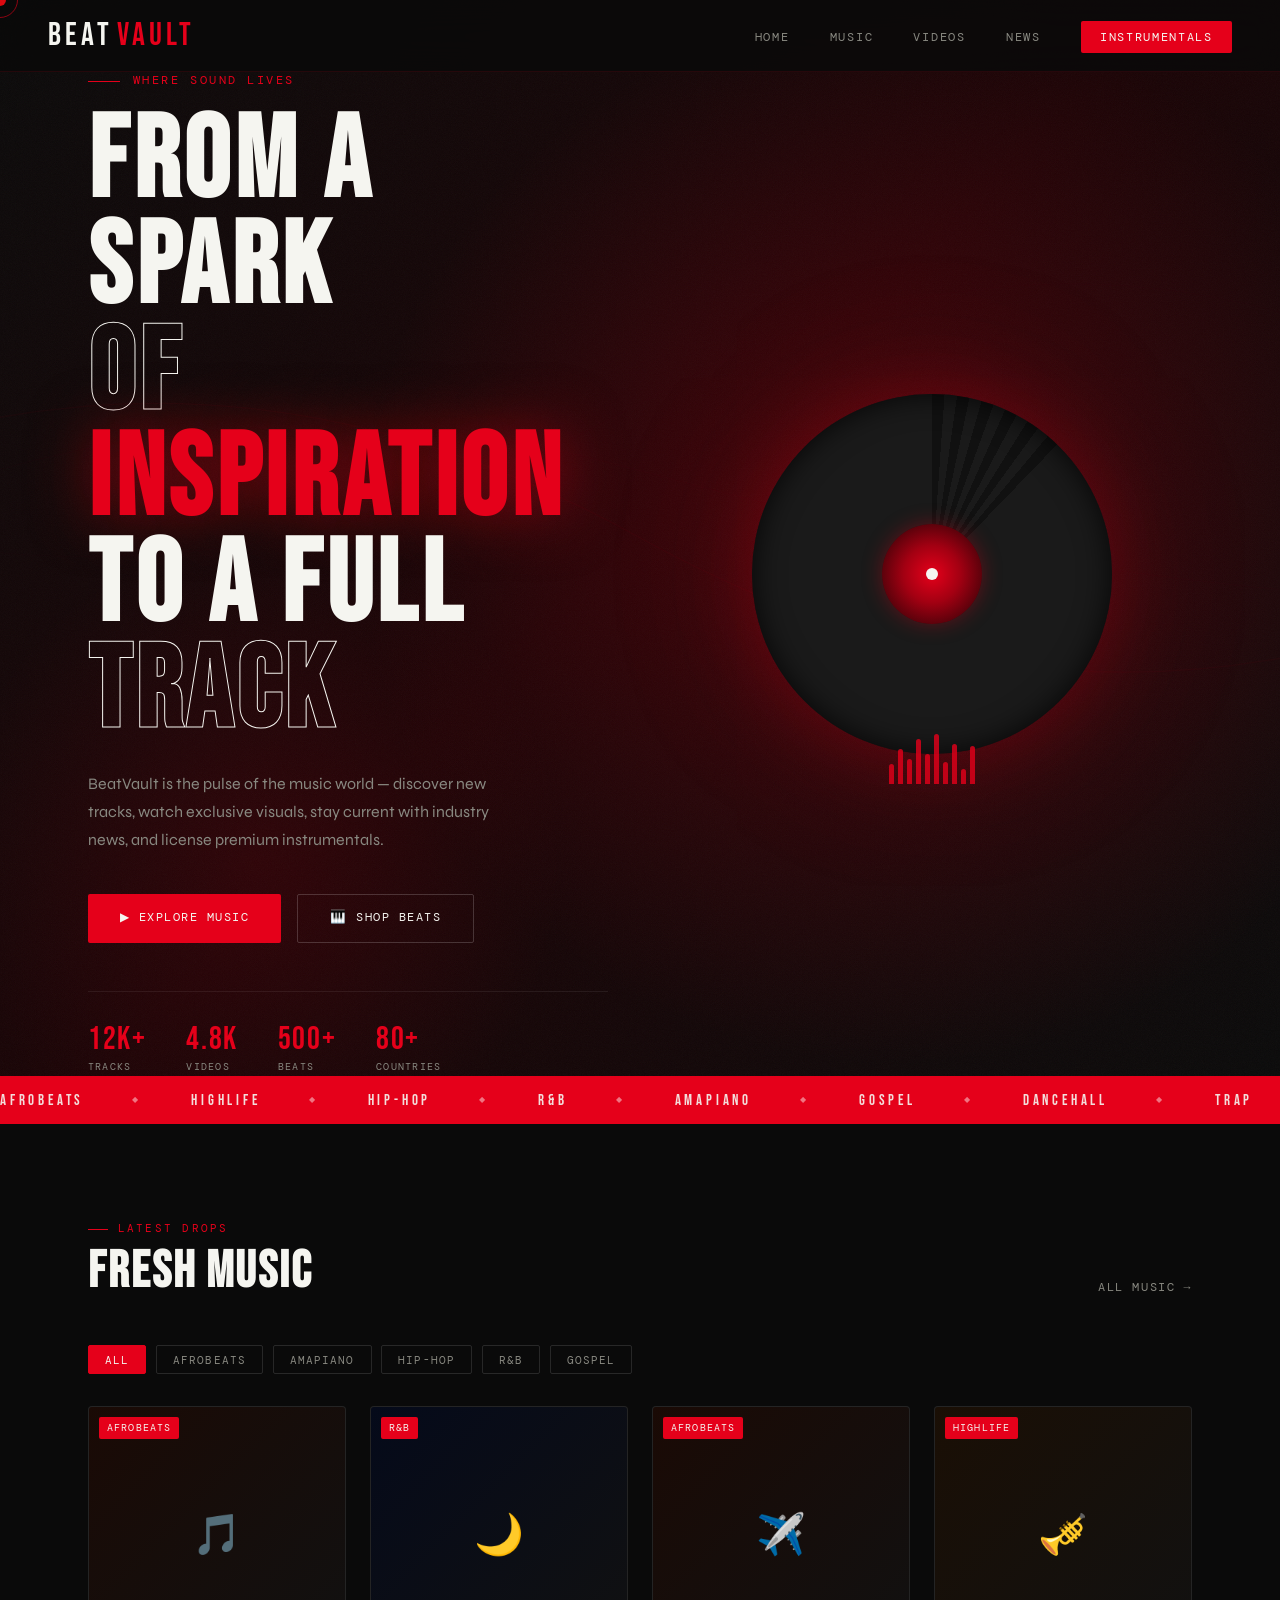
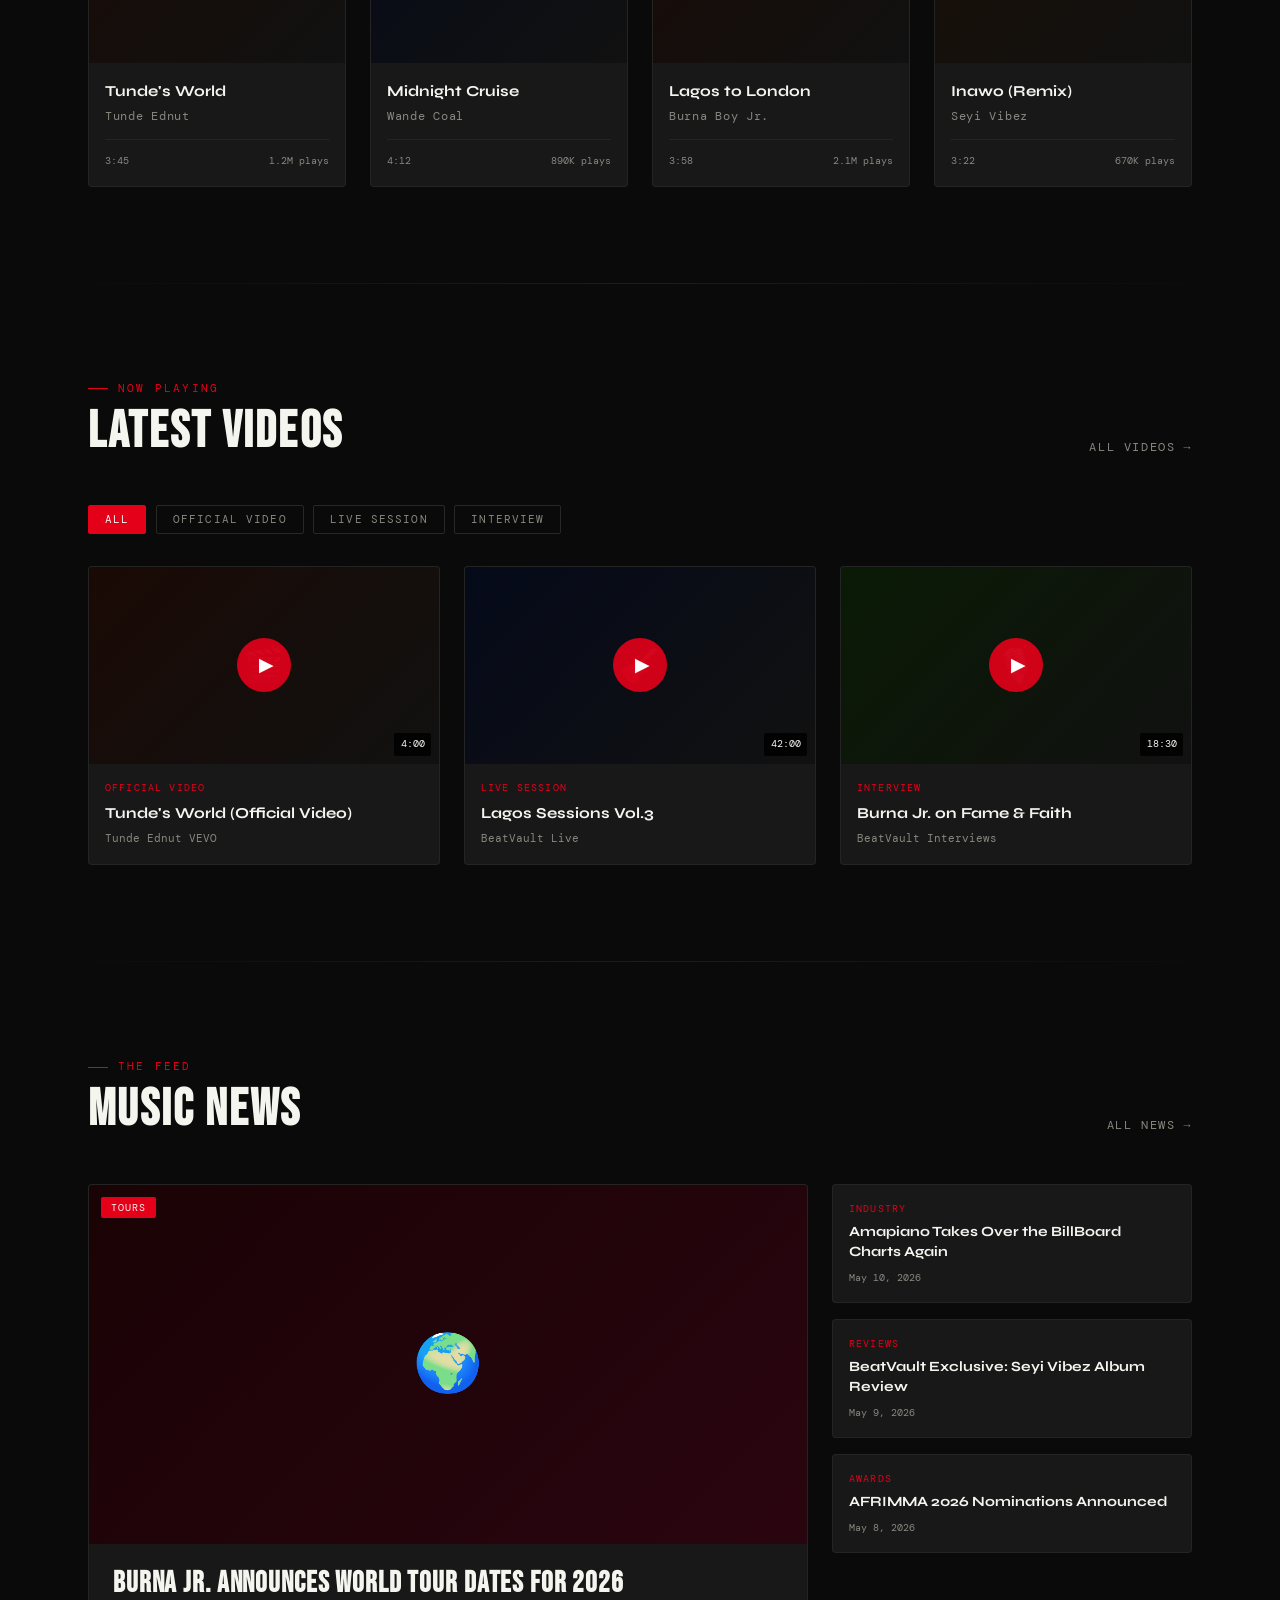
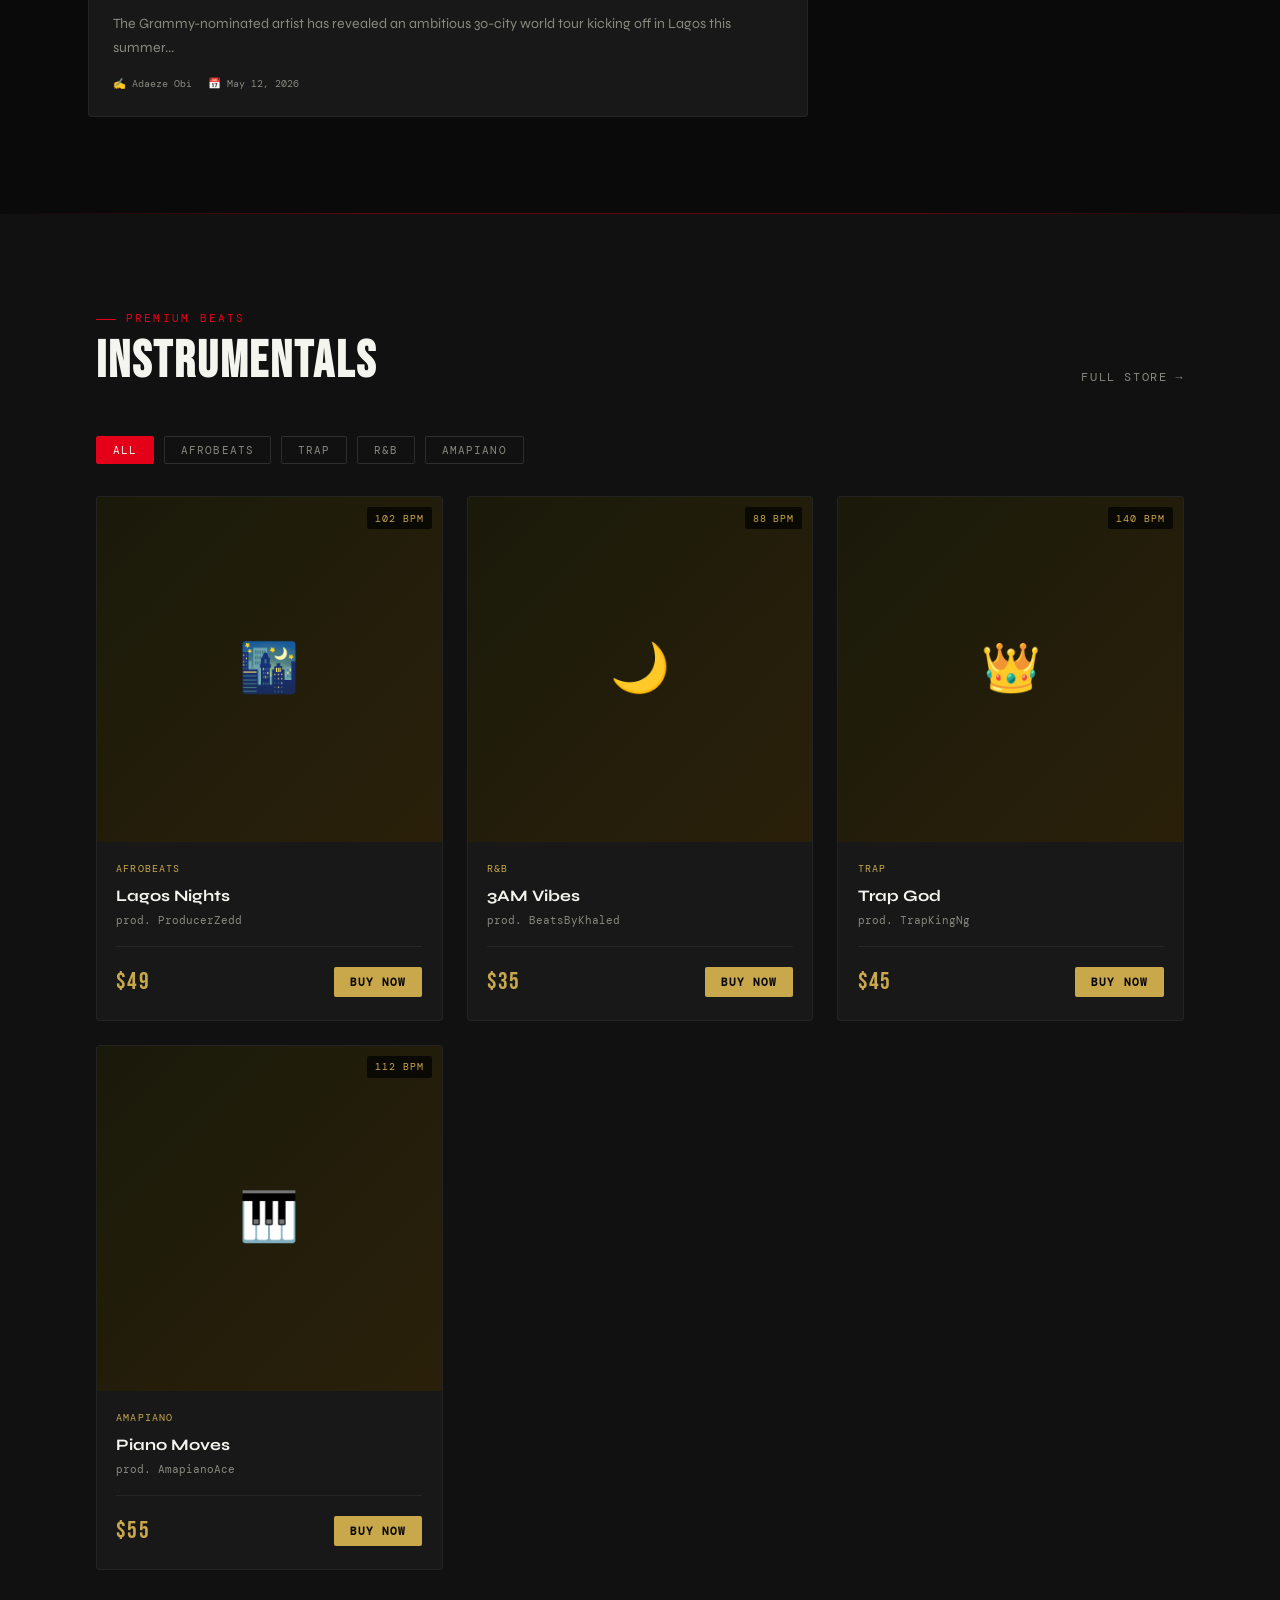
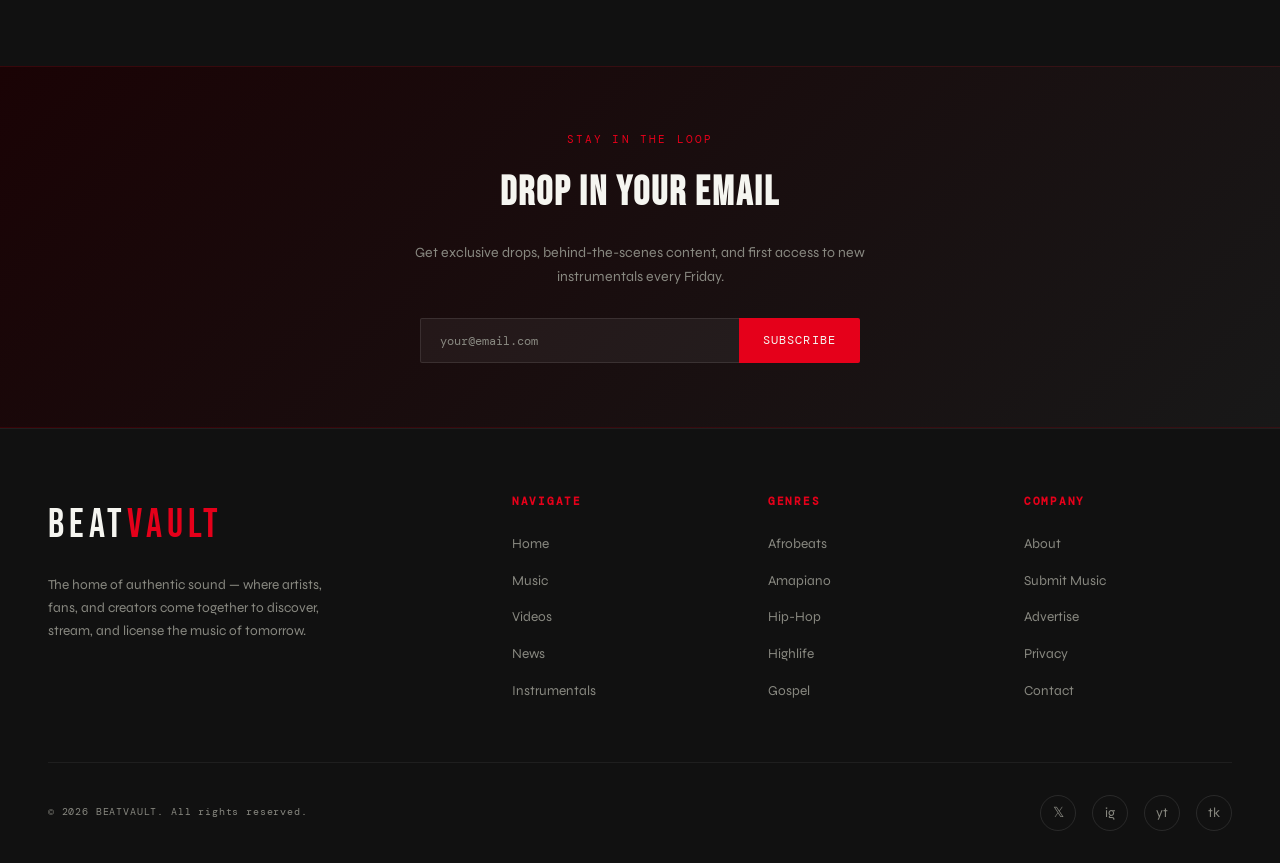
<file: musics.html>
<!DOCTYPE html>
<html lang="en">
<head>
<meta charset="UTF-8">
<meta name="viewport" content="width=device-width, initial-scale=1.0">
<title>BEATVAULT — Where Sound Lives</title>
<link rel="preconnect" href="https://fonts.googleapis.com">
<link href="https://fonts.googleapis.com/css2?family=Bebas+Neue&family=Syne:wght@400;600;700;800&family=DM+Mono:ital,wght@0,300;0,400;1,300&display=swap" rel="stylesheet">
<style>
  :root {
    --red: #e5001a;
    --red-dark: #a30012;
    --red-glow: rgba(229,0,26,0.35);
    --black: #0a0a0a;
    --dark: #111111;
    --surface: #181818;
    --surface2: #222222;
    --white: #f5f5f0;
    --muted: #888880;
    --accent: #ff6b35;
    --gold: #c9a84c;
    --font-display: 'Bebas Neue', sans-serif;
    --font-body: 'Syne', sans-serif;
    --font-mono: 'DM Mono', monospace;
  }

  *, *::before, *::after { box-sizing: border-box; margin: 0; padding: 0; }

  html { scroll-behavior: smooth; }

  body {
    background: var(--black);
    color: var(--white);
    font-family: var(--font-body);
    font-size: 16px;
    line-height: 1.6;
    overflow-x: hidden;
    cursor: none;
  }

  /* CUSTOM CURSOR */
  .cursor {
    position: fixed;
    width: 12px; height: 12px;
    background: var(--red);
    border-radius: 50%;
    pointer-events: none;
    z-index: 99999;
    transform: translate(-50%,-50%);
    transition: transform 0.1s, width 0.2s, height 0.2s, background 0.2s;
    mix-blend-mode: difference;
  }
  .cursor-ring {
    position: fixed;
    width: 36px; height: 36px;
    border: 1.5px solid var(--red);
    border-radius: 50%;
    pointer-events: none;
    z-index: 99998;
    transform: translate(-50%,-50%);
    transition: transform 0.18s ease, width 0.2s, height 0.2s, opacity 0.2s;
    opacity: 0.6;
  }

  /* SCROLLBAR */
  ::-webkit-scrollbar { width: 4px; }
  ::-webkit-scrollbar-track { background: var(--black); }
  ::-webkit-scrollbar-thumb { background: var(--red); border-radius: 2px; }

  /* ── NAV ── */
  nav {
    position: fixed; top: 0; left: 0; right: 0;
    z-index: 1000;
    display: flex; align-items: center; justify-content: space-between;
    padding: 0 3rem;
    height: 72px;
    background: rgba(10,10,10,0.85);
    backdrop-filter: blur(18px);
    border-bottom: 1px solid rgba(229,0,26,0.12);
  }

  .nav-logo {
    font-family: var(--font-display);
    font-size: 2rem;
    letter-spacing: 0.12em;
    color: var(--white);
    text-decoration: none;
    display: flex; align-items: center; gap: 0.3rem;
  }
  .nav-logo span { color: var(--red); }

  .nav-links {
    display: flex; gap: 2.5rem; list-style: none;
  }
  .nav-links a {
    font-family: var(--font-mono);
    font-size: 0.78rem;
    letter-spacing: 0.14em;
    text-transform: uppercase;
    color: var(--muted);
    text-decoration: none;
    transition: color 0.2s;
    position: relative;
  }
  .nav-links a::after {
    content: '';
    position: absolute; bottom: -4px; left: 0; right: 0; height: 1px;
    background: var(--red);
    transform: scaleX(0); transform-origin: right;
    transition: transform 0.3s ease;
  }
  .nav-links a:hover { color: var(--white); }
  .nav-links a:hover::after { transform: scaleX(1); transform-origin: left; }

  .nav-cta {
    background: var(--red);
    color: var(--white) !important;
    padding: 0.5rem 1.2rem;
    border-radius: 2px;
    font-family: var(--font-mono) !important;
    font-size: 0.75rem !important;
    letter-spacing: 0.1em;
    transition: background 0.2s, box-shadow 0.2s !important;
  }
  .nav-cta:hover { background: var(--red-dark) !important; box-shadow: 0 0 18px var(--red-glow) !important; }
  .nav-cta::after { display: none !important; }

  /* MOBILE NAV */
  .hamburger {
    display: none;
    flex-direction: column; gap: 5px;
    cursor: pointer; padding: 4px;
  }
  .hamburger span {
    display: block; width: 26px; height: 2px;
    background: var(--white);
    transition: all 0.3s;
  }
  .mobile-menu {
    display: none;
    position: fixed; top: 72px; left: 0; right: 0; bottom: 0;
    background: rgba(10,10,10,0.97);
    backdrop-filter: blur(24px);
    z-index: 999;
    flex-direction: column;
    align-items: center;
    justify-content: center;
    gap: 2.5rem;
    text-align: center;
  }
  .mobile-menu.open { display: flex; }
  .mobile-menu a {
    font-family: var(--font-display);
    font-size: 2.8rem;
    letter-spacing: 0.08em;
    color: var(--white);
    text-decoration: none;
    transition: color 0.2s;
  }
  .mobile-menu a:hover { color: var(--red); }
  .mobile-menu .mob-cta {
    background: var(--red);
    padding: 0.8rem 2rem;
    font-family: var(--font-mono);
    font-size: 0.85rem;
    letter-spacing: 0.12em;
    text-transform: uppercase;
    color: var(--white);
    border-radius: 2px;
    font-size: 1rem;
  }

  /* ── HERO ── */
  #home {
    position: relative;
    min-height: 100vh;
    display: flex; align-items: center;
    overflow: hidden;
    padding-top: 72px;
  }

  .hero-bg {
    position: absolute; inset: 0;
    background:
      radial-gradient(ellipse 60% 70% at 70% 50%, rgba(229,0,26,0.22) 0%, transparent 70%),
      radial-gradient(ellipse 40% 50% at 20% 80%, rgba(229,0,26,0.1) 0%, transparent 60%),
      linear-gradient(135deg, #0a0a0a 0%, #1a0305 50%, #0a0a0a 100%);
    z-index: 0;
  }

  .hero-noise {
    position: absolute; inset: 0; z-index: 1; opacity: 0.04;
    background-image: url("data:image/svg+xml,%3Csvg viewBox='0 0 256 256' xmlns='http://www.w3.org/2000/svg'%3E%3Cfilter id='n'%3E%3CfeTurbulence type='fractalNoise' baseFrequency='0.9' numOctaves='4'/%3E%3C/filter%3E%3Crect width='100%25' height='100%25' filter='url(%23n)'/%3E%3C/svg%3E");
    background-size: 200px;
  }

  /* Animated waveform lines */
  .hero-lines {
    position: absolute; inset: 0; z-index: 1; overflow: hidden;
  }
  .hero-lines svg { width: 100%; height: 100%; opacity: 0.07; }

  .hero-inner {
    position: relative; z-index: 2;
    max-width: 1200px; margin: 0 auto;
    padding: 0 3rem;
    display: grid; grid-template-columns: 1fr 1fr;
    align-items: center; gap: 4rem;
    width: 100%;
  }

  .hero-tag {
    font-family: var(--font-mono);
    font-size: 0.72rem;
    letter-spacing: 0.22em;
    text-transform: uppercase;
    color: var(--red);
    margin-bottom: 1.2rem;
    display: flex; align-items: center; gap: 0.8rem;
  }
  .hero-tag::before { content: ''; display: block; width: 32px; height: 1px; background: var(--red); }

  .hero-title {
    font-family: var(--font-display);
    font-size: clamp(4.5rem, 9vw, 8.5rem);
    line-height: 0.92;
    letter-spacing: 0.04em;
    color: var(--white);
    margin-bottom: 1.5rem;
  }
  .hero-title .red { color: var(--red); text-shadow: 0 0 60px rgba(229,0,26,0.5); }
  .hero-title .stroke {
    -webkit-text-stroke: 1px var(--white);
    color: transparent;
  }

  .hero-sub {
    font-size: 1rem;
    color: var(--muted);
    max-width: 440px;
    line-height: 1.75;
    margin-bottom: 2.5rem;
  }

  .hero-actions { display: flex; gap: 1rem; flex-wrap: wrap; }

  .btn-primary {
    background: var(--red);
    color: var(--white);
    padding: 0.85rem 2rem;
    font-family: var(--font-mono);
    font-size: 0.78rem;
    letter-spacing: 0.12em;
    text-transform: uppercase;
    text-decoration: none;
    border-radius: 2px;
    border: none; cursor: pointer;
    transition: background 0.2s, box-shadow 0.3s, transform 0.2s;
    display: inline-flex; align-items: center; gap: 0.6rem;
  }
  .btn-primary:hover {
    background: var(--red-dark);
    box-shadow: 0 0 28px var(--red-glow);
    transform: translateY(-2px);
  }

  .btn-ghost {
    background: transparent;
    color: var(--white);
    padding: 0.85rem 2rem;
    font-family: var(--font-mono);
    font-size: 0.78rem;
    letter-spacing: 0.12em;
    text-transform: uppercase;
    text-decoration: none;
    border-radius: 2px;
    border: 1px solid rgba(255,255,255,0.18);
    cursor: pointer;
    transition: border-color 0.2s, color 0.2s, transform 0.2s;
    display: inline-flex; align-items: center; gap: 0.6rem;
  }
  .btn-ghost:hover { border-color: var(--red); color: var(--red); transform: translateY(-2px); }

  /* Hero visual */
  .hero-visual {
    display: flex; align-items: center; justify-content: center;
    position: relative;
  }
  .vinyl-wrap {
    position: relative; width: 360px; height: 360px;
  }
  .vinyl {
    width: 360px; height: 360px;
    border-radius: 50%;
    background: conic-gradient(
      from 0deg,
      #111 0deg 4deg, #1a1a1a 4deg 8deg,
      #111 8deg 12deg, #1a1a1a 12deg 16deg,
      #111 16deg 20deg, #1a1a1a 20deg 24deg,
      #111 24deg 28deg, #1a1a1a 28deg 32deg,
      #111 32deg 36deg, #1a1a1a 36deg 40deg,
      #111 40deg 44deg, #1a1a1a 44deg 360deg
    );
    animation: spin 8s linear infinite;
    box-shadow: 0 0 80px rgba(229,0,26,0.25), 0 0 180px rgba(229,0,26,0.1), inset 0 0 30px rgba(0,0,0,0.8);
    position: relative;
  }
  .vinyl::after {
    content: '';
    position: absolute; top: 50%; left: 50%;
    transform: translate(-50%,-50%);
    width: 100px; height: 100px;
    border-radius: 50%;
    background: radial-gradient(circle, var(--red) 0%, var(--red-dark) 40%, #1a0305 100%);
    box-shadow: 0 0 20px var(--red-glow);
  }
  .vinyl-center-dot {
    position: absolute; top: 50%; left: 50%;
    transform: translate(-50%,-50%);
    width: 12px; height: 12px;
    border-radius: 50%;
    background: var(--white);
    z-index: 2;
  }
  @keyframes spin { from { transform: rotate(0deg); } to { transform: rotate(360deg); } }

  .eq-bars {
    position: absolute; bottom: -30px; left: 50%; transform: translateX(-50%);
    display: flex; gap: 4px; align-items: flex-end; height: 50px;
  }
  .eq-bar {
    width: 5px; border-radius: 3px 3px 0 0;
    background: var(--red);
    animation: eq 0.6s ease-in-out infinite alternate;
    opacity: 0.8;
  }
  .eq-bar:nth-child(1) { height: 20px; animation-delay: 0s; }
  .eq-bar:nth-child(2) { height: 35px; animation-delay: 0.1s; }
  .eq-bar:nth-child(3) { height: 25px; animation-delay: 0.2s; }
  .eq-bar:nth-child(4) { height: 45px; animation-delay: 0.05s; }
  .eq-bar:nth-child(5) { height: 30px; animation-delay: 0.15s; }
  .eq-bar:nth-child(6) { height: 50px; animation-delay: 0.3s; }
  .eq-bar:nth-child(7) { height: 22px; animation-delay: 0.08s; }
  .eq-bar:nth-child(8) { height: 40px; animation-delay: 0.22s; }
  .eq-bar:nth-child(9) { height: 15px; animation-delay: 0.35s; }
  .eq-bar:nth-child(10) { height: 38px; animation-delay: 0.12s; }
  @keyframes eq { to { height: 8px; opacity: 0.3; } }

  /* STATS ROW */
  .hero-stats {
    display: flex; gap: 2.5rem; margin-top: 3rem;
    padding-top: 2rem;
    border-top: 1px solid rgba(255,255,255,0.07);
  }
  .stat { }
  .stat-num {
    font-family: var(--font-display);
    font-size: 2rem;
    color: var(--red);
    letter-spacing: 0.05em;
    line-height: 1;
  }
  .stat-label {
    font-family: var(--font-mono);
    font-size: 0.65rem;
    color: var(--muted);
    letter-spacing: 0.12em;
    text-transform: uppercase;
    margin-top: 0.2rem;
  }

  /* ── SECTIONS ── */
  .section {
    padding: 6rem 3rem;
    max-width: 1200px;
    margin: 0 auto;
  }

  .section-full {
    padding: 6rem 3rem;
  }

  .section-header {
    display: flex; align-items: flex-end; justify-content: space-between;
    margin-bottom: 3rem;
    gap: 1rem;
  }

  .section-label {
    font-family: var(--font-mono);
    font-size: 0.7rem;
    letter-spacing: 0.2em;
    text-transform: uppercase;
    color: var(--red);
    margin-bottom: 0.5rem;
    display: flex; align-items: center; gap: 0.6rem;
  }
  .section-label::before { content: ''; width: 20px; height: 1px; background: var(--red); }

  .section-title {
    font-family: var(--font-display);
    font-size: clamp(2.5rem, 4vw, 3.5rem);
    letter-spacing: 0.04em;
    line-height: 1;
  }

  .view-all {
    font-family: var(--font-mono);
    font-size: 0.72rem;
    letter-spacing: 0.14em;
    text-transform: uppercase;
    color: var(--muted);
    text-decoration: none;
    display: flex; align-items: center; gap: 0.5rem;
    white-space: nowrap;
    transition: color 0.2s;
    flex-shrink: 0;
  }
  .view-all::after { content: '→'; transition: transform 0.2s; }
  .view-all:hover { color: var(--red); }
  .view-all:hover::after { transform: translateX(4px); }

  /* ── CATEGORY TABS ── */
  .cat-tabs {
    display: flex; gap: 0.6rem; flex-wrap: wrap;
    margin-bottom: 2rem;
  }
  .cat-tab {
    font-family: var(--font-mono);
    font-size: 0.7rem;
    letter-spacing: 0.1em;
    text-transform: uppercase;
    padding: 0.4rem 1rem;
    border: 1px solid rgba(255,255,255,0.12);
    border-radius: 2px;
    cursor: pointer;
    color: var(--muted);
    background: transparent;
    transition: all 0.2s;
  }
  .cat-tab.active, .cat-tab:hover {
    background: var(--red);
    border-color: var(--red);
    color: var(--white);
  }

  /* ── MUSIC CARDS ── */
  .music-grid {
    display: grid;
    grid-template-columns: repeat(auto-fill, minmax(240px, 1fr));
    gap: 1.5rem;
  }

  .music-card {
    background: var(--surface);
    border-radius: 4px;
    overflow: hidden;
    border: 1px solid rgba(255,255,255,0.05);
    transition: transform 0.3s, box-shadow 0.3s, border-color 0.3s;
    cursor: pointer;
    text-decoration: none;
    color: inherit;
    display: block;
  }
  .music-card:hover {
    transform: translateY(-6px);
    box-shadow: 0 20px 60px rgba(0,0,0,0.6), 0 0 30px var(--red-glow);
    border-color: rgba(229,0,26,0.3);
  }

  .music-card-art {
    aspect-ratio: 1;
    background: var(--surface2);
    position: relative;
    overflow: hidden;
  }
  .music-card-art-inner {
    width: 100%; height: 100%;
    display: flex; align-items: center; justify-content: center;
    font-size: 3rem;
    background: linear-gradient(135deg, var(--surface2), var(--dark));
    position: relative;
  }
  .music-card-art-inner::after {
    content: '▶';
    position: absolute;
    font-size: 2rem;
    color: var(--white);
    opacity: 0;
    transition: opacity 0.2s;
    background: rgba(229,0,26,0.8);
    width: 54px; height: 54px;
    display: flex; align-items: center; justify-content: center;
    border-radius: 50%;
    padding-left: 4px;
  }
  .music-card:hover .music-card-art-inner::after { opacity: 1; }

  .music-card-genre {
    position: absolute; top: 10px; left: 10px;
    font-family: var(--font-mono);
    font-size: 0.6rem;
    letter-spacing: 0.12em;
    text-transform: uppercase;
    background: var(--red);
    color: var(--white);
    padding: 0.2rem 0.5rem;
    border-radius: 2px;
  }

  .music-card-body { padding: 1rem; }
  .music-card-title {
    font-family: var(--font-body);
    font-weight: 700;
    font-size: 0.95rem;
    margin-bottom: 0.3rem;
    color: var(--white);
  }
  .music-card-artist {
    font-family: var(--font-mono);
    font-size: 0.72rem;
    color: var(--muted);
    letter-spacing: 0.06em;
  }
  .music-card-meta {
    display: flex; justify-content: space-between; align-items: center;
    margin-top: 0.8rem;
    padding-top: 0.8rem;
    border-top: 1px solid rgba(255,255,255,0.05);
  }
  .music-card-duration {
    font-family: var(--font-mono);
    font-size: 0.65rem;
    color: var(--muted);
  }
  .music-card-plays {
    font-family: var(--font-mono);
    font-size: 0.65rem;
    color: var(--muted);
  }

  /* ── VIDEO GRID ── */
  .video-grid {
    display: grid;
    grid-template-columns: repeat(auto-fill, minmax(300px, 1fr));
    gap: 1.5rem;
  }
  .video-card {
    background: var(--surface);
    border-radius: 4px;
    overflow: hidden;
    border: 1px solid rgba(255,255,255,0.05);
    transition: transform 0.3s, box-shadow 0.3s, border-color 0.3s;
    cursor: pointer;
    text-decoration: none;
    color: inherit;
    display: block;
  }
  .video-card:hover {
    transform: translateY(-5px);
    box-shadow: 0 20px 60px rgba(0,0,0,0.5), 0 0 25px var(--red-glow);
    border-color: rgba(229,0,26,0.25);
  }
  .video-thumb {
    aspect-ratio: 16/9;
    background: var(--surface2);
    position: relative;
    overflow: hidden;
    display: flex; align-items: center; justify-content: center;
    font-size: 2.5rem;
  }
  .video-thumb::before {
    content: '▶';
    position: absolute;
    width: 54px; height: 54px;
    background: rgba(229,0,26,0.9);
    border-radius: 50%;
    display: flex; align-items: center; justify-content: center;
    font-size: 1.2rem; color: white;
    transition: transform 0.2s;
    z-index: 1;
    line-height: 54px; text-align: center; padding-left: 4px;
  }
  .video-card:hover .video-thumb::before { transform: scale(1.1); }
  .video-duration-badge {
    position: absolute; bottom: 8px; right: 8px;
    background: rgba(0,0,0,0.85);
    font-family: var(--font-mono);
    font-size: 0.65rem;
    padding: 0.2rem 0.4rem;
    border-radius: 2px;
    z-index: 2;
  }
  .video-body { padding: 1rem; }
  .video-cat-badge {
    font-family: var(--font-mono);
    font-size: 0.6rem;
    letter-spacing: 0.12em;
    text-transform: uppercase;
    color: var(--red);
    margin-bottom: 0.4rem;
  }
  .video-title {
    font-weight: 700;
    font-size: 0.95rem;
    margin-bottom: 0.3rem;
  }
  .video-channel {
    font-family: var(--font-mono);
    font-size: 0.7rem;
    color: var(--muted);
  }

  /* ── NEWS GRID ── */
  .news-grid {
    display: grid;
    grid-template-columns: 2fr 1fr;
    gap: 1.5rem;
  }
  @media (max-width: 768px) { .news-grid { grid-template-columns: 1fr; } }
  .news-featured {
    background: var(--surface);
    border-radius: 4px;
    overflow: hidden;
    border: 1px solid rgba(255,255,255,0.05);
    cursor: pointer;
    transition: box-shadow 0.3s;
  }
  .news-featured:hover { box-shadow: 0 0 30px var(--red-glow); }
  .news-featured-img {
    aspect-ratio: 16/8;
    background: linear-gradient(135deg, #1a0305, #2a0510);
    display: flex; align-items: center; justify-content: center;
    font-size: 4rem; position: relative;
  }
  .news-cat-badge {
    position: absolute; top: 12px; left: 12px;
    font-family: var(--font-mono);
    font-size: 0.6rem;
    letter-spacing: 0.12em;
    text-transform: uppercase;
    background: var(--red);
    color: var(--white);
    padding: 0.2rem 0.6rem;
    border-radius: 2px;
  }
  .news-featured-body { padding: 1.5rem; }
  .news-featured-title {
    font-family: var(--font-display);
    font-size: 1.8rem;
    letter-spacing: 0.03em;
    line-height: 1.1;
    margin-bottom: 0.8rem;
  }
  .news-featured-excerpt {
    font-size: 0.88rem;
    color: var(--muted);
    line-height: 1.7;
    margin-bottom: 1rem;
  }
  .news-meta {
    font-family: var(--font-mono);
    font-size: 0.65rem;
    color: var(--muted);
    display: flex; gap: 1rem; flex-wrap: wrap;
  }
  .news-meta span { display: flex; align-items: center; gap: 0.3rem; }

  .news-side { display: flex; flex-direction: column; gap: 1rem; }
  .news-card {
    background: var(--surface);
    border-radius: 4px;
    padding: 1rem;
    border: 1px solid rgba(255,255,255,0.05);
    cursor: pointer;
    transition: border-color 0.2s, transform 0.2s;
    text-decoration: none; color: inherit; display: block;
  }
  .news-card:hover { border-color: rgba(229,0,26,0.3); transform: translateX(4px); }
  .news-card-cat {
    font-family: var(--font-mono);
    font-size: 0.6rem;
    letter-spacing: 0.12em;
    text-transform: uppercase;
    color: var(--red);
    margin-bottom: 0.4rem;
  }
  .news-card-title { font-weight: 700; font-size: 0.88rem; line-height: 1.4; margin-bottom: 0.5rem; }
  .news-card-date { font-family: var(--font-mono); font-size: 0.62rem; color: var(--muted); }

  /* ── INSTRUMENTAL STORE ── */
  .instr-section { background: var(--dark); }
  .instr-grid {
    display: grid;
    grid-template-columns: repeat(auto-fill, minmax(260px, 1fr));
    gap: 1.5rem;
    max-width: 1200px; margin: 0 auto;
  }
  .instr-card {
    background: var(--surface);
    border-radius: 4px;
    overflow: hidden;
    border: 1px solid rgba(255,255,255,0.05);
    transition: transform 0.3s, box-shadow 0.3s, border-color 0.3s;
    position: relative;
  }
  .instr-card:hover {
    transform: translateY(-5px);
    box-shadow: 0 20px 50px rgba(0,0,0,0.6), 0 0 25px rgba(201,168,76,0.2);
    border-color: rgba(201,168,76,0.3);
  }
  .instr-art {
    aspect-ratio: 1;
    background: linear-gradient(135deg, #1a1a0a, #2a200a);
    display: flex; align-items: center; justify-content: center;
    font-size: 3rem;
    position: relative;
  }
  .instr-bpm {
    position: absolute; top: 10px; right: 10px;
    font-family: var(--font-mono);
    font-size: 0.6rem;
    letter-spacing: 0.1em;
    background: rgba(0,0,0,0.7);
    padding: 0.2rem 0.5rem;
    border-radius: 2px;
    color: var(--gold);
  }
  .instr-play-btn {
    position: absolute; bottom: 10px; left: 50%; transform: translateX(-50%);
    width: 44px; height: 44px;
    background: var(--red);
    border-radius: 50%;
    display: flex; align-items: center; justify-content: center;
    color: white; font-size: 1rem;
    opacity: 0; transition: opacity 0.2s;
    padding-left: 3px;
  }
  .instr-card:hover .instr-play-btn { opacity: 1; }
  .instr-body { padding: 1.2rem; }
  .instr-genre {
    font-family: var(--font-mono);
    font-size: 0.6rem;
    letter-spacing: 0.12em;
    text-transform: uppercase;
    color: var(--gold);
    margin-bottom: 0.4rem;
  }
  .instr-title { font-weight: 700; font-size: 1rem; margin-bottom: 0.2rem; }
  .instr-producer { font-family: var(--font-mono); font-size: 0.7rem; color: var(--muted); margin-bottom: 1rem; }
  .instr-bottom {
    display: flex; align-items: center; justify-content: space-between;
    padding-top: 1rem;
    border-top: 1px solid rgba(255,255,255,0.06);
  }
  .instr-price {
    font-family: var(--font-display);
    font-size: 1.5rem;
    color: var(--gold);
    letter-spacing: 0.05em;
  }
  .buy-btn {
    background: var(--gold);
    color: var(--black);
    padding: 0.5rem 1rem;
    font-family: var(--font-mono);
    font-size: 0.68rem;
    letter-spacing: 0.1em;
    text-transform: uppercase;
    border: none;
    border-radius: 2px;
    cursor: pointer;
    font-weight: 600;
    transition: background 0.2s, transform 0.2s;
  }
  .buy-btn:hover { background: #e0bc60; transform: scale(1.03); }
  .instr-exclusive {
    position: absolute; top: 10px; left: 10px;
    font-family: var(--font-mono);
    font-size: 0.58rem;
    letter-spacing: 0.1em;
    text-transform: uppercase;
    background: var(--gold);
    color: var(--black);
    padding: 0.15rem 0.5rem;
    border-radius: 2px;
    font-weight: 700;
  }

  /* ── FULL PAGE SECTIONS ── */
  .page-section {
    min-height: 100vh;
    padding-top: 72px;
  }

  .page-hero {
    background: linear-gradient(to bottom, rgba(229,0,26,0.08) 0%, transparent 100%);
    padding: 4rem 3rem 2rem;
    max-width: 1200px;
    margin: 0 auto;
    text-align: center;
  }
  .page-hero-label {
    font-family: var(--font-mono);
    font-size: 0.7rem;
    letter-spacing: 0.22em;
    text-transform: uppercase;
    color: var(--red);
    margin-bottom: 1rem;
  }
  .page-hero-title {
    font-family: var(--font-display);
    font-size: clamp(3rem, 6vw, 5.5rem);
    letter-spacing: 0.06em;
    margin-bottom: 1rem;
  }
  .page-hero-sub {
    font-size: 0.95rem;
    color: var(--muted);
    max-width: 500px;
    margin: 0 auto;
  }

  /* ── SIGN POST / BREADCRUMB ── */
  .signpost {
    display: flex; align-items: center; gap: 0.5rem;
    font-family: var(--font-mono);
    font-size: 0.68rem;
    letter-spacing: 0.1em;
    text-transform: uppercase;
    color: var(--muted);
    padding: 1rem 3rem;
    max-width: 1200px;
    margin: 0 auto;
    border-bottom: 1px solid rgba(255,255,255,0.05);
  }
  .signpost a { color: var(--muted); text-decoration: none; transition: color 0.2s; }
  .signpost a:hover { color: var(--red); }
  .signpost span { color: var(--red); }
  .signpost-sep { opacity: 0.3; }

  /* ── DIVIDER ── */
  .divider {
    height: 1px;
    background: linear-gradient(to right, transparent, rgba(229,0,26,0.3), transparent);
    margin: 0 3rem;
  }

  /* ── MARQUEE ── */
  .marquee-wrap {
    overflow: hidden;
    background: var(--red);
    padding: 0.7rem 0;
    white-space: nowrap;
  }
  .marquee-track {
    display: inline-block;
    animation: marquee 20s linear infinite;
  }
  .marquee-track span {
    font-family: var(--font-display);
    font-size: 0.95rem;
    letter-spacing: 0.25em;
    margin-right: 3rem;
    color: var(--white);
    opacity: 0.9;
  }
  .marquee-track span.dot { color: rgba(255,255,255,0.5); font-size: 0.5rem; vertical-align: middle; }
  @keyframes marquee { from { transform: translateX(0); } to { transform: translateX(-50%); } }

  /* ── FOOTER ── */
  footer {
    background: var(--dark);
    border-top: 1px solid rgba(255,255,255,0.06);
    padding: 4rem 3rem 2rem;
  }
  .footer-inner {
    max-width: 1200px;
    margin: 0 auto;
    display: grid;
    grid-template-columns: 2fr 1fr 1fr 1fr;
    gap: 3rem;
    margin-bottom: 3rem;
  }
  .footer-brand-logo {
    font-family: var(--font-display);
    font-size: 2.5rem;
    letter-spacing: 0.12em;
    margin-bottom: 1rem;
  }
  .footer-brand-logo span { color: var(--red); }
  .footer-tagline { font-size: 0.85rem; color: var(--muted); line-height: 1.7; max-width: 280px; }
  .footer-col h4 {
    font-family: var(--font-mono);
    font-size: 0.68rem;
    letter-spacing: 0.16em;
    text-transform: uppercase;
    color: var(--red);
    margin-bottom: 1.2rem;
  }
  .footer-col ul { list-style: none; }
  .footer-col ul li { margin-bottom: 0.7rem; }
  .footer-col ul a {
    font-size: 0.85rem;
    color: var(--muted);
    text-decoration: none;
    transition: color 0.2s;
  }
  .footer-col ul a:hover { color: var(--white); }
  .footer-bottom {
    max-width: 1200px;
    margin: 0 auto;
    display: flex; align-items: center; justify-content: space-between;
    padding-top: 2rem;
    border-top: 1px solid rgba(255,255,255,0.06);
    gap: 1rem; flex-wrap: wrap;
  }
  .footer-copy {
    font-family: var(--font-mono);
    font-size: 0.65rem;
    color: var(--muted);
    letter-spacing: 0.08em;
  }
  .footer-socials { display: flex; gap: 1rem; }
  .footer-social {
    width: 36px; height: 36px;
    border: 1px solid rgba(255,255,255,0.1);
    border-radius: 50%;
    display: flex; align-items: center; justify-content: center;
    font-size: 0.85rem;
    text-decoration: none;
    color: var(--muted);
    transition: all 0.2s;
  }
  .footer-social:hover { border-color: var(--red); color: var(--red); }

  /* ── NEWSLETTER ── */
  .newsletter-band {
    background: linear-gradient(135deg, #1a0305 0%, var(--surface) 100%);
    border-top: 1px solid rgba(229,0,26,0.15);
    border-bottom: 1px solid rgba(229,0,26,0.15);
  }
  .newsletter-inner {
    max-width: 600px; margin: 0 auto;
    padding: 4rem 3rem;
    text-align: center;
  }
  .newsletter-label {
    font-family: var(--font-mono);
    font-size: 0.68rem;
    letter-spacing: 0.2em;
    text-transform: uppercase;
    color: var(--red);
    margin-bottom: 0.8rem;
  }
  .newsletter-title {
    font-family: var(--font-display);
    font-size: 2.5rem;
    letter-spacing: 0.05em;
    margin-bottom: 1rem;
  }
  .newsletter-sub {
    font-size: 0.88rem;
    color: var(--muted);
    margin-bottom: 1.8rem;
    line-height: 1.7;
  }
  .newsletter-form {
    display: flex; gap: 0; max-width: 440px; margin: 0 auto;
  }
  .newsletter-form input {
    flex: 1;
    background: rgba(255,255,255,0.05);
    border: 1px solid rgba(255,255,255,0.1);
    border-right: none;
    border-radius: 2px 0 0 2px;
    padding: 0.85rem 1.2rem;
    color: var(--white);
    font-family: var(--font-mono);
    font-size: 0.78rem;
    outline: none;
    transition: border-color 0.2s;
  }
  .newsletter-form input::placeholder { color: var(--muted); }
  .newsletter-form input:focus { border-color: var(--red); }
  .newsletter-form button {
    background: var(--red);
    color: var(--white);
    border: none;
    padding: 0.85rem 1.5rem;
    font-family: var(--font-mono);
    font-size: 0.72rem;
    letter-spacing: 0.1em;
    text-transform: uppercase;
    cursor: pointer;
    border-radius: 0 2px 2px 0;
    transition: background 0.2s;
  }
  .newsletter-form button:hover { background: var(--red-dark); }

  /* ── RESPONSIVE ── */
  @media (max-width: 1024px) {
    .hero-inner { grid-template-columns: 1fr; text-align: center; }
    .hero-actions { justify-content: center; }
    .hero-stats { justify-content: center; }
    .hero-sub { margin: 0 auto 2.5rem; }
    .hero-visual { display: none; }
    .footer-inner { grid-template-columns: 1fr 1fr; }
  }

  @media (max-width: 768px) {
    nav { padding: 0 1.5rem; }
    .nav-links { display: none; }
    .hamburger { display: flex; }
    .section, .section-full { padding: 4rem 1.5rem; }
    .signpost { padding: 1rem 1.5rem; }
    .footer-inner { grid-template-columns: 1fr; gap: 2rem; padding: 0; }
    footer { padding: 3rem 1.5rem 2rem; }
    .footer-brand-logo { font-size: 2rem; }
    .section-header { flex-direction: column; align-items: flex-start; }
    .news-grid { grid-template-columns: 1fr; }
    .hero-inner { padding: 0 1.5rem; }
    .page-hero { padding: 3rem 1.5rem 2rem; }
    .newsletter-inner { padding: 3rem 1.5rem; }
    .newsletter-form { flex-direction: column; }
    .newsletter-form input { border-right: 1px solid rgba(255,255,255,0.1); border-bottom: none; border-radius: 2px 2px 0 0; }
    .newsletter-form button { border-radius: 0 0 2px 2px; }
  }

  /* ── PAGE VISIBILITY ── */
  .page { display: none; }
  .page.active { display: block; }
  #home-page { display: block; }

  /* ── ANIMATION ── */
  @keyframes fadeUp {
    from { opacity: 0; transform: translateY(30px); }
    to { opacity: 1; transform: translateY(0); }
  }
  .fade-up { animation: fadeUp 0.7s ease both; }
  .fade-up-d1 { animation-delay: 0.1s; }
  .fade-up-d2 { animation-delay: 0.2s; }
  .fade-up-d3 { animation-delay: 0.3s; }
  .fade-up-d4 { animation-delay: 0.4s; }

  /* ── GLOW DIVIDER ── */
  .glow-bar {
    height: 1px;
    background: linear-gradient(to right, transparent 0%, var(--red) 30%, var(--red) 70%, transparent 100%);
    opacity: 0.4;
    margin: 0;
  }

  /* Post detail */
  .post-detail-hero {
    background: linear-gradient(135deg, #1a0305, #111);
    padding: 4rem 3rem;
    max-width: 800px;
    margin: 0 auto;
  }
  .post-detail-title {
    font-family: var(--font-display);
    font-size: clamp(2rem,5vw,3.5rem);
    letter-spacing: 0.04em;
    line-height: 1.05;
    margin-bottom: 1rem;
  }
  .post-detail-meta {
    font-family: var(--font-mono);
    font-size: 0.68rem;
    color: var(--muted);
    display: flex; gap: 1.5rem; flex-wrap: wrap;
    margin-bottom: 2rem;
  }
  .post-detail-body {
    max-width: 800px;
    margin: 0 auto;
    padding: 0 3rem 4rem;
  }
  .post-detail-body p {
    font-size: 1rem;
    line-height: 1.85;
    color: rgba(245,245,240,0.8);
    margin-bottom: 1.5rem;
  }
  .post-detail-body h3 {
    font-family: var(--font-display);
    font-size: 1.8rem;
    letter-spacing: 0.04em;
    margin: 2rem 0 1rem;
    color: var(--white);
  }
</style>
</head>
<body>

<!-- CURSOR -->
<div class="cursor" id="cursor"></div>
<div class="cursor-ring" id="cursorRing"></div>

<!-- NAV -->
<nav>
  <a href="#" class="nav-logo" onclick="showPage('home')">BEAT<span>VAULT</span></a>
  <ul class="nav-links">
    <li><a href="#" onclick="showPage('home')">Home</a></li>
    <li><a href="#" onclick="showPage('music')">Music</a></li>
    <li><a href="#" onclick="showPage('video')">Videos</a></li>
    <li><a href="#" onclick="showPage('news')">News</a></li>
    <li><a href="#" class="nav-cta" onclick="showPage('instrumentals')">Instrumentals</a></li>
  </ul>
  <div class="hamburger" id="hamburger" onclick="toggleMobile()">
    <span></span><span></span><span></span>
  </div>
</nav>

<!-- MOBILE MENU -->
<div class="mobile-menu" id="mobileMenu">
  <a href="#" onclick="showPage('home'); toggleMobile()">Home</a>
  <a href="#" onclick="showPage('music'); toggleMobile()">Music</a>
  <a href="#" onclick="showPage('video'); toggleMobile()">Videos</a>
  <a href="#" onclick="showPage('news'); toggleMobile()">News</a>
  <a href="#" class="mob-cta" onclick="showPage('instrumentals'); toggleMobile()">Instrumentals 🎹</a>
</div>

<!-- ════════════════════════════════════════ HOME PAGE -->
<div class="page active" id="home-page">

  <!-- HERO -->
  <section id="home">
    <div class="hero-bg"></div>
    <div class="hero-noise"></div>
    <div class="hero-lines">
      <svg viewBox="0 0 1440 800" preserveAspectRatio="xMidYMid slice">
        <path d="M0,400 Q360,200 720,400 T1440,400" stroke="#e5001a" stroke-width="1" fill="none" opacity="0.5"/>
        <path d="M0,450 Q360,250 720,350 T1440,450" stroke="#e5001a" stroke-width="0.5" fill="none" opacity="0.3"/>
        <path d="M0,350 Q360,500 720,300 T1440,350" stroke="#e5001a" stroke-width="0.5" fill="none" opacity="0.2"/>
      </svg>
    </div>
    <div class="hero-inner">
      <div>
        <div class="hero-tag fade-up">Where Sound Lives</div>
        <h1 class="hero-title fade-up fade-up-d1">
          FROM A SPARK<br>
          <span class="stroke">OF</span> <span class="red">INSPIRATION</span><br>
          TO A FULL<br>
          <span class="stroke">TRACK</span>
        </h1>
        <p class="hero-sub fade-up fade-up-d2">
          BeatVault is the pulse of the music world — discover new tracks, watch exclusive visuals, stay current with industry news, and license premium instrumentals.
        </p>
        <div class="hero-actions fade-up fade-up-d3">
          <a href="#" class="btn-primary" onclick="showPage('music')">▶ Explore Music</a>
          <a href="#" class="btn-ghost" onclick="showPage('instrumentals')">🎹 Shop Beats</a>
        </div>
        <div class="hero-stats fade-up fade-up-d4">
          <div class="stat">
            <div class="stat-num">12K+</div>
            <div class="stat-label">Tracks</div>
          </div>
          <div class="stat">
            <div class="stat-num">4.8K</div>
            <div class="stat-label">Videos</div>
          </div>
          <div class="stat">
            <div class="stat-num">500+</div>
            <div class="stat-label">Beats</div>
          </div>
          <div class="stat">
            <div class="stat-num">80+</div>
            <div class="stat-label">Countries</div>
          </div>
        </div>
      </div>
      <div class="hero-visual fade-up fade-up-d2">
        <div class="vinyl-wrap">
          <div class="vinyl"></div>
          <div class="vinyl-center-dot"></div>
          <div class="eq-bars">
            <div class="eq-bar"></div><div class="eq-bar"></div><div class="eq-bar"></div>
            <div class="eq-bar"></div><div class="eq-bar"></div><div class="eq-bar"></div>
            <div class="eq-bar"></div><div class="eq-bar"></div><div class="eq-bar"></div>
            <div class="eq-bar"></div>
          </div>
        </div>
      </div>
    </div>
  </section>

  <!-- MARQUEE -->
  <div class="marquee-wrap">
    <div class="marquee-track">
      <span>AFROBEATS</span><span class="dot">◆</span>
      <span>HIGHLIFE</span><span class="dot">◆</span>
      <span>HIP-HOP</span><span class="dot">◆</span>
      <span>R&B</span><span class="dot">◆</span>
      <span>AMAPIANO</span><span class="dot">◆</span>
      <span>GOSPEL</span><span class="dot">◆</span>
      <span>DANCEHALL</span><span class="dot">◆</span>
      <span>TRAP</span><span class="dot">◆</span>
      <span>FUJI</span><span class="dot">◆</span>
      <span>JUJU</span><span class="dot">◆</span>
      <span>AFROBEATS</span><span class="dot">◆</span>
      <span>HIGHLIFE</span><span class="dot">◆</span>
      <span>HIP-HOP</span><span class="dot">◆</span>
      <span>R&B</span><span class="dot">◆</span>
      <span>AMAPIANO</span><span class="dot">◆</span>
      <span>GOSPEL</span><span class="dot">◆</span>
      <span>DANCEHALL</span><span class="dot">◆</span>
      <span>TRAP</span><span class="dot">◆</span>
      <span>FUJI</span><span class="dot">◆</span>
      <span>JUJU</span><span class="dot">◆</span>
    </div>
  </div>

  <!-- HOME: MUSIC SECTION -->
  <div class="section">
    <div class="section-header">
      <div>
        <div class="section-label">Latest Drops</div>
        <h2 class="section-title">FRESH MUSIC</h2>
      </div>
      <a href="#" class="view-all" onclick="showPage('music')">All Music</a>
    </div>
    <div class="cat-tabs">
      <button class="cat-tab active" onclick="filterCards(this,'music-home')">All</button>
      <button class="cat-tab" onclick="filterCards(this,'music-home','Afrobeats')">Afrobeats</button>
      <button class="cat-tab" onclick="filterCards(this,'music-home','Amapiano')">Amapiano</button>
      <button class="cat-tab" onclick="filterCards(this,'music-home','Hip-Hop')">Hip-Hop</button>
      <button class="cat-tab" onclick="filterCards(this,'music-home','R&B')">R&B</button>
      <button class="cat-tab" onclick="filterCards(this,'music-home','Gospel')">Gospel</button>
    </div>
    <div class="music-grid" id="music-home">
      <!-- Cards generated by JS -->
    </div>
  </div>

  <div class="divider"></div>

  <!-- HOME: VIDEO SECTION -->
  <div class="section">
    <div class="section-header">
      <div>
        <div class="section-label">Now Playing</div>
        <h2 class="section-title">LATEST VIDEOS</h2>
      </div>
      <a href="#" class="view-all" onclick="showPage('video')">All Videos</a>
    </div>
    <div class="cat-tabs">
      <button class="cat-tab active" onclick="filterCards(this,'video-home')">All</button>
      <button class="cat-tab" onclick="filterCards(this,'video-home','Official Video')">Official Video</button>
      <button class="cat-tab" onclick="filterCards(this,'video-home','Live Session')">Live Session</button>
      <button class="cat-tab" onclick="filterCards(this,'video-home','Interview')">Interview</button>
    </div>
    <div class="video-grid" id="video-home"></div>
  </div>

  <div class="divider"></div>

  <!-- HOME: NEWS SECTION -->
  <div class="section">
    <div class="section-header">
      <div>
        <div class="section-label">The Feed</div>
        <h2 class="section-title">MUSIC NEWS</h2>
      </div>
      <a href="#" class="view-all" onclick="showPage('news')">All News</a>
    </div>
    <div class="news-grid" id="news-home"></div>
  </div>

  <div class="glow-bar"></div>

  <!-- HOME: INSTRUMENTALS SECTION -->
  <div class="section-full instr-section">
    <div class="section" style="padding-top:0; padding-bottom:0;">
      <div class="section-header">
        <div>
          <div class="section-label">Premium Beats</div>
          <h2 class="section-title">INSTRUMENTALS</h2>
        </div>
        <a href="#" class="view-all" onclick="showPage('instrumentals')">Full Store</a>
      </div>
      <div class="cat-tabs">
        <button class="cat-tab active" onclick="filterCards(this,'instr-home')">All</button>
        <button class="cat-tab" onclick="filterCards(this,'instr-home','Afrobeats')">Afrobeats</button>
        <button class="cat-tab" onclick="filterCards(this,'instr-home','Trap')">Trap</button>
        <button class="cat-tab" onclick="filterCards(this,'instr-home','R&B')">R&B</button>
        <button class="cat-tab" onclick="filterCards(this,'instr-home','Amapiano')">Amapiano</button>
      </div>
      <div class="instr-grid" id="instr-home"></div>
    </div>
  </div>

  <!-- NEWSLETTER -->
  <div class="newsletter-band">
    <div class="newsletter-inner">
      <div class="newsletter-label">Stay in the loop</div>
      <h3 class="newsletter-title">DROP IN YOUR EMAIL</h3>
      <p class="newsletter-sub">Get exclusive drops, behind-the-scenes content, and first access to new instrumentals every Friday.</p>
      <div class="newsletter-form">
        <input type="email" placeholder="your@email.com">
        <button onclick="alert('You\'re in! Welcome to BeatVault.')">Subscribe</button>
      </div>
    </div>
  </div>

</div><!-- /home-page -->


<!-- ════════════════════════════════════════ MUSIC PAGE -->
<div class="page" id="music-page">
  <div class="page-section">
    <div class="signpost">
      <a href="#" onclick="showPage('home')">Home</a>
      <span class="signpost-sep">/</span>
      <span>Music</span>
    </div>
    <div class="page-hero">
      <div class="page-hero-label">Discover & Stream</div>
      <h1 class="page-hero-title">MUSIC VAULT</h1>
      <p class="page-hero-sub">Curated tracks across every genre — from the hottest Afrobeats drops to underground gems.</p>
    </div>
    <div class="section" style="padding-top:2rem;">
      <div class="cat-tabs">
        <button class="cat-tab active" onclick="filterCards(this,'music-full')">All</button>
        <button class="cat-tab" onclick="filterCards(this,'music-full','Afrobeats')">Afrobeats</button>
        <button class="cat-tab" onclick="filterCards(this,'music-full','Amapiano')">Amapiano</button>
        <button class="cat-tab" onclick="filterCards(this,'music-full','Hip-Hop')">Hip-Hop</button>
        <button class="cat-tab" onclick="filterCards(this,'music-full','R&B')">R&B</button>
        <button class="cat-tab" onclick="filterCards(this,'music-full','Gospel')">Gospel</button>
        <button class="cat-tab" onclick="filterCards(this,'music-full','Highlife')">Highlife</button>
        <button class="cat-tab" onclick="filterCards(this,'music-full','Dancehall')">Dancehall</button>
      </div>
      <div class="music-grid" id="music-full"></div>
    </div>
  </div>
</div>

<!-- ════════════════════════════════════════ MUSIC POST PAGE -->
<div class="page" id="music-post-page">
  <div class="page-section">
    <div class="signpost">
      <a href="#" onclick="showPage('home')">Home</a>
      <span class="signpost-sep">/</span>
      <a href="#" onclick="showPage('music')">Music</a>
      <span class="signpost-sep">/</span>
      <span id="music-post-breadcrumb">Track Title</span>
    </div>
    <div class="post-detail-hero">
      <div style="font-family:var(--font-mono);font-size:0.65rem;letter-spacing:0.14em;color:var(--red);margin-bottom:1rem;" id="music-post-genre"></div>
      <h1 class="post-detail-title" id="music-post-title"></h1>
      <div class="post-detail-meta">
        <span id="music-post-artist"></span>
        <span id="music-post-duration"></span>
        <span id="music-post-plays"></span>
      </div>
      <a href="#" class="btn-primary" style="display:inline-flex;">▶ Play Track</a>
    </div>
    <div class="post-detail-body">
      <p id="music-post-body"></p>
    </div>
  </div>
</div>

<!-- ════════════════════════════════════════ VIDEO PAGE -->
<div class="page" id="video-page">
  <div class="page-section">
    <div class="signpost">
      <a href="#" onclick="showPage('home')">Home</a>
      <span class="signpost-sep">/</span>
      <span>Videos</span>
    </div>
    <div class="page-hero">
      <div class="page-hero-label">Watch & Vibe</div>
      <h1 class="page-hero-title">VIDEO VAULT</h1>
      <p class="page-hero-sub">Official videos, live sessions, interviews, and exclusive behind-the-scenes footage.</p>
    </div>
    <div class="section" style="padding-top:2rem;">
      <div class="cat-tabs">
        <button class="cat-tab active" onclick="filterCards(this,'video-full')">All</button>
        <button class="cat-tab" onclick="filterCards(this,'video-full','Official Video')">Official Video</button>
        <button class="cat-tab" onclick="filterCards(this,'video-full','Live Session')">Live Session</button>
        <button class="cat-tab" onclick="filterCards(this,'video-full','Interview')">Interview</button>
        <button class="cat-tab" onclick="filterCards(this,'video-full','Behind The Scenes')">BTS</button>
        <button class="cat-tab" onclick="filterCards(this,'video-full','Concert')">Concert</button>
      </div>
      <div class="video-grid" id="video-full"></div>
    </div>
  </div>
</div>

<!-- ════════════════════════════════════════ VIDEO POST PAGE -->
<div class="page" id="video-post-page">
  <div class="page-section">
    <div class="signpost">
      <a href="#" onclick="showPage('home')">Home</a>
      <span class="signpost-sep">/</span>
      <a href="#" onclick="showPage('video')">Videos</a>
      <span class="signpost-sep">/</span>
      <span id="video-post-breadcrumb">Video Title</span>
    </div>
    <div class="post-detail-hero">
      <div style="font-family:var(--font-mono);font-size:0.65rem;letter-spacing:0.14em;color:var(--red);margin-bottom:1rem;" id="video-post-cat"></div>
      <h1 class="post-detail-title" id="video-post-title"></h1>
      <div class="post-detail-meta">
        <span id="video-post-channel"></span>
        <span id="video-post-dur"></span>
      </div>
      <div style="background:var(--surface);border-radius:4px;aspect-ratio:16/9;max-width:640px;display:flex;align-items:center;justify-content:center;font-size:4rem;margin-top:1.5rem;border:1px solid rgba(229,0,26,0.15);">🎬</div>
    </div>
    <div class="post-detail-body">
      <p id="video-post-body"></p>
    </div>
  </div>
</div>

<!-- ════════════════════════════════════════ NEWS PAGE -->
<div class="page" id="news-page">
  <div class="page-section">
    <div class="signpost">
      <a href="#" onclick="showPage('home')">Home</a>
      <span class="signpost-sep">/</span>
      <span>News</span>
    </div>
    <div class="page-hero">
      <div class="page-hero-label">The Latest</div>
      <h1 class="page-hero-title">MUSIC NEWS</h1>
      <p class="page-hero-sub">Industry news, artist updates, album reviews, tour announcements and more.</p>
    </div>
    <div class="section" style="padding-top:2rem;">
      <div class="cat-tabs">
        <button class="cat-tab active" onclick="filterCards(this,'news-full')">All</button>
        <button class="cat-tab" onclick="filterCards(this,'news-full','Industry')">Industry</button>
        <button class="cat-tab" onclick="filterCards(this,'news-full','Reviews')">Reviews</button>
        <button class="cat-tab" onclick="filterCards(this,'news-full','Tours')">Tours</button>
        <button class="cat-tab" onclick="filterCards(this,'news-full','Awards')">Awards</button>
        <button class="cat-tab" onclick="filterCards(this,'news-full','Releases')">Releases</button>
      </div>
      <div style="display:grid;grid-template-columns:repeat(auto-fill,minmax(300px,1fr));gap:1.5rem;" id="news-full"></div>
    </div>
  </div>
</div>

<!-- ════════════════════════════════════════ NEWS POST PAGE -->
<div class="page" id="news-post-page">
  <div class="page-section">
    <div class="signpost">
      <a href="#" onclick="showPage('home')">Home</a>
      <span class="signpost-sep">/</span>
      <a href="#" onclick="showPage('news')">News</a>
      <span class="signpost-sep">/</span>
      <span id="news-post-breadcrumb">News Title</span>
    </div>
    <div class="post-detail-hero">
      <div style="font-family:var(--font-mono);font-size:0.65rem;letter-spacing:0.14em;color:var(--red);margin-bottom:1rem;" id="news-post-cat"></div>
      <h1 class="post-detail-title" id="news-post-title"></h1>
      <div class="post-detail-meta">
        <span id="news-post-author"></span>
        <span id="news-post-date"></span>
      </div>
    </div>
    <div class="post-detail-body">
      <p id="news-post-body"></p>
      <h3>What This Means for the Industry</h3>
      <p>Music fans and industry watchers have been paying close attention to this development, as it signals a broader shift in how artists are approaching their craft and business in the current landscape. With streaming royalties continuing to evolve and live performance making a massive comeback, the timing couldn't be more significant.</p>
      <p>BeatVault will continue to track this story as more details emerge. Stay tuned for exclusive interviews and behind-the-scenes coverage in the coming weeks.</p>
    </div>
  </div>
</div>

<!-- ════════════════════════════════════════ INSTRUMENTALS PAGE -->
<div class="page" id="instrumentals-page">
  <div class="page-section">
    <div class="signpost">
      <a href="#" onclick="showPage('home')">Home</a>
      <span class="signpost-sep">/</span>
      <span>Instrumentals</span>
    </div>
    <div class="page-hero">
      <div class="page-hero-label">License & Create</div>
      <h1 class="page-hero-title">BEAT STORE</h1>
      <p class="page-hero-sub">Premium instrumentals crafted by world-class producers. License a beat and make your next hit today.</p>
    </div>
    <div class="section-full instr-section" style="padding:2rem 0 4rem;">
      <div class="section" style="padding-top:0;padding-bottom:0;">
        <div class="cat-tabs">
          <button class="cat-tab active" onclick="filterCards(this,'instr-full')">All</button>
          <button class="cat-tab" onclick="filterCards(this,'instr-full','Afrobeats')">Afrobeats</button>
          <button class="cat-tab" onclick="filterCards(this,'instr-full','Trap')">Trap</button>
          <button class="cat-tab" onclick="filterCards(this,'instr-full','R&B')">R&B</button>
          <button class="cat-tab" onclick="filterCards(this,'instr-full','Amapiano')">Amapiano</button>
          <button class="cat-tab" onclick="filterCards(this,'instr-full','Drill')">Drill</button>
          <button class="cat-tab" onclick="filterCards(this,'instr-full','Gospel')">Gospel</button>
        </div>
        <div class="instr-grid" id="instr-full"></div>
      </div>
    </div>
  </div>
</div>

<!-- FOOTER -->
<footer>
  <div class="footer-inner">
    <div>
      <div class="footer-brand-logo">BEAT<span>VAULT</span></div>
      <p class="footer-tagline">The home of authentic sound — where artists, fans, and creators come together to discover, stream, and license the music of tomorrow.</p>
    </div>
    <div class="footer-col">
      <h4>Navigate</h4>
      <ul>
        <li><a href="#" onclick="showPage('home')">Home</a></li>
        <li><a href="#" onclick="showPage('music')">Music</a></li>
        <li><a href="#" onclick="showPage('video')">Videos</a></li>
        <li><a href="#" onclick="showPage('news')">News</a></li>
        <li><a href="#" onclick="showPage('instrumentals')">Instrumentals</a></li>
      </ul>
    </div>
    <div class="footer-col">
      <h4>Genres</h4>
      <ul>
        <li><a href="#">Afrobeats</a></li>
        <li><a href="#">Amapiano</a></li>
        <li><a href="#">Hip-Hop</a></li>
        <li><a href="#">Highlife</a></li>
        <li><a href="#">Gospel</a></li>
      </ul>
    </div>
    <div class="footer-col">
      <h4>Company</h4>
      <ul>
        <li><a href="#">About</a></li>
        <li><a href="#">Submit Music</a></li>
        <li><a href="#">Advertise</a></li>
        <li><a href="#">Privacy</a></li>
        <li><a href="#">Contact</a></li>
      </ul>
    </div>
  </div>
  <div class="footer-bottom">
    <span class="footer-copy">© 2026 BEATVAULT. All rights reserved.</span>
    <div class="footer-socials">
      <a href="#" class="footer-social">𝕏</a>
      <a href="#" class="footer-social">ig</a>
      <a href="#" class="footer-social">yt</a>
      <a href="#" class="footer-social">tk</a>
    </div>
  </div>
</footer>

<script>
// ── CURSOR ──
const cur = document.getElementById('cursor');
const ring = document.getElementById('cursorRing');
let mx=0, my=0, rx=0, ry=0;
document.addEventListener('mousemove', e => { mx=e.clientX; my=e.clientY; cur.style.left=mx+'px'; cur.style.top=my+'px'; });
setInterval(()=>{ rx+=(mx-rx)*0.12; ry+=(my-ry)*0.12; ring.style.left=rx+'px'; ring.style.top=ry+'px'; },16);

// ── MOBILE NAV ──
let mobileOpen = false;
function toggleMobile() {
  mobileOpen = !mobileOpen;
  document.getElementById('mobileMenu').classList.toggle('open', mobileOpen);
}

// ── PAGE ROUTING ──
function showPage(name) {
  document.querySelectorAll('.page').forEach(p=>p.classList.remove('active'));
  document.getElementById(name+'-page').classList.add('active');
  window.scrollTo({top:0,behavior:'smooth'});
}

// ── DATA ──
const musicData = [
  {title:'Tunde\'s World',artist:'Tunde Ednut',genre:'Afrobeats',duration:'3:45',plays:'1.2M plays',emoji:'🎵',color:'#1a0a05'},
  {title:'Midnight Cruise',artist:'Wande Coal',genre:'R&B',duration:'4:12',plays:'890K plays',emoji:'🌙',color:'#050a1a'},
  {title:'Lagos to London',artist:'Burna Boy Jr.',genre:'Afrobeats',duration:'3:58',plays:'2.1M plays',emoji:'✈️',color:'#1a0a05'},
  {title:'Inawo (Remix)',artist:'Seyi Vibez',genre:'Highlife',duration:'3:22',plays:'670K plays',emoji:'🎺',color:'#1a0f05'},
  {title:'New Wave',artist:'Asake II',genre:'Amapiano',duration:'4:05',plays:'1.5M plays',emoji:'🌊',color:'#050f1a'},
  {title:'God\'s Timing',artist:'Minister GUC',genre:'Gospel',duration:'5:10',plays:'450K plays',emoji:'✝️',color:'#1a150a'},
  {title:'No Cap Freestyle',artist:'Zlatan the Legend',genre:'Hip-Hop',duration:'2:55',plays:'780K plays',emoji:'🎤',color:'#0a051a'},
  {title:'Sere',artist:'Kizz Daniel Jr.',genre:'Afrobeats',duration:'3:30',plays:'1.8M plays',emoji:'💫',color:'#1a0a05'},
];

const videoData = [
  {title:'Tunde\'s World (Official Video)',channel:'Tunde Ednut VEVO',cat:'Official Video',duration:'4:00',emoji:'🎬',color:'#1a0a05'},
  {title:'Lagos Sessions Vol.3',channel:'BeatVault Live',cat:'Live Session',duration:'42:00',emoji:'🎸',color:'#050a1a'},
  {title:'Burna Jr. on Fame & Faith',channel:'BeatVault Interviews',cat:'Interview',duration:'18:30',emoji:'🎙️',color:'#0a1a05'},
  {title:'Sere (Official Video)',channel:'Kizz Daniel VEVO',cat:'Official Video',duration:'3:35',emoji:'🎬',color:'#1a050a'},
  {title:'Afrobeats Tour Diary',channel:'Asake II Official',cat:'Behind The Scenes',duration:'12:00',emoji:'📹',color:'#1a1005'},
  {title:'Festival Nights Live',channel:'BeatVault Live',cat:'Concert',duration:'1:02:00',emoji:'🎪',color:'#050a1a'},
];

const newsData = [
  {title:'Burna Jr. Announces World Tour Dates for 2026',cat:'Tours',author:'Adaeze Obi',date:'May 12, 2026',emoji:'🌍',excerpt:'The Grammy-nominated artist has revealed an ambitious 30-city world tour kicking off in Lagos this summer...'},
  {title:'Amapiano Takes Over the BillBoard Charts Again',cat:'Industry',author:'Kemi Adewale',date:'May 10, 2026',emoji:'📊',excerpt:'South African genre continues its global domination with three simultaneous entries in the Hot 100...'},
  {title:'BeatVault Exclusive: Seyi Vibez Album Review',cat:'Reviews',author:'Tayo Bankole',date:'May 9, 2026',emoji:'⭐',excerpt:'We sat down with the album front-to-back and it delivers on every level — a defining moment for highlife...'},
  {title:'AFRIMMA 2026 Nominations Announced',cat:'Awards',author:'BeatVault Staff',date:'May 8, 2026',emoji:'🏆',excerpt:'The annual ceremony recognizing the best in African music has dropped its full list of nominees...'},
  {title:'Wande Coal Drops Surprise Single at Midnight',cat:'Releases',author:'Ngozi Chukwu',date:'May 7, 2026',emoji:'🌙',excerpt:'The veteran R&B crooner caught everyone off guard with a lush midnight release...'},
];

const instrData = [
  {title:'Lagos Nights',producer:'ProducerZedd',genre:'Afrobeats',bpm:'102 BPM',price:'$49',emoji:'🌃',exclusive:true},
  {title:'3AM Vibes',producer:'BeatsByKhaled',genre:'R&B',bpm:'88 BPM',price:'$35',emoji:'🌙',exclusive:false},
  {title:'Trap God',producer:'TrapKingNg',genre:'Trap',bpm:'140 BPM',price:'$45',emoji:'👑',exclusive:false},
  {title:'Piano Moves',producer:'AmapianoAce',genre:'Amapiano',bpm:'112 BPM',price:'$55',emoji:'🎹',exclusive:true},
  {title:'Holy Ground',producer:'GospelBeats',genre:'Gospel',bpm:'96 BPM',price:'$30',emoji:'✨',exclusive:false},
  {title:'London Drill',producer:'DrillMasterUK',genre:'Drill',bpm:'138 BPM',price:'$42',emoji:'⚡',exclusive:false},
  {title:'Sunset Cruise',producer:'AfroWave',genre:'Afrobeats',bpm:'98 BPM',price:'$38',emoji:'🌅',exclusive:false},
  {title:'Emotional',producer:'SoftBeatsNG',genre:'R&B',bpm:'82 BPM',price:'$28',emoji:'💔',exclusive:false},
];

// ── RENDER ──
function makeMusicCard(item, idx) {
  return `<a class="music-card" href="#" data-genre="${item.genre}" onclick="openMusicPost(${idx});return false;">
    <div class="music-card-art">
      <div class="music-card-art-inner" style="background:linear-gradient(135deg,${item.color},#111);">
        <span style="font-size:2.5rem">${item.emoji}</span>
      </div>
      <span class="music-card-genre">${item.genre}</span>
    </div>
    <div class="music-card-body">
      <div class="music-card-title">${item.title}</div>
      <div class="music-card-artist">${item.artist}</div>
      <div class="music-card-meta">
        <span class="music-card-duration">${item.duration}</span>
        <span class="music-card-plays">${item.plays}</span>
      </div>
    </div>
  </a>`;
}

function makeVideoCard(item, idx) {
  return `<a class="video-card" href="#" data-genre="${item.cat}" onclick="openVideoPost(${idx});return false;">
    <div class="video-thumb" style="background:linear-gradient(135deg,${item.color||'#1a0305'},#111);">
      <span style="font-size:2rem;opacity:0.3;">${item.emoji}</span>
      <span class="video-duration-badge">${item.duration}</span>
    </div>
    <div class="video-body">
      <div class="video-cat-badge">${item.cat}</div>
      <div class="video-title">${item.title}</div>
      <div class="video-channel">${item.channel}</div>
    </div>
  </a>`;
}

function makeNewsCard(item, idx, featured=false) {
  if (featured) {
    return `<div class="news-featured" onclick="openNewsPost(${idx})">
      <div class="news-featured-img" style="font-size:3.5rem">${item.emoji}
        <span class="news-cat-badge">${item.cat}</span>
      </div>
      <div class="news-featured-body">
        <h3 class="news-featured-title">${item.title}</h3>
        <p class="news-featured-excerpt">${item.excerpt}</p>
        <div class="news-meta"><span>✍️ ${item.author}</span><span>📅 ${item.date}</span></div>
      </div>
    </div>`;
  }
  return `<a class="news-card" href="#" data-genre="${item.cat}" onclick="openNewsPost(${idx});return false;">
    <div class="news-card-cat">${item.cat}</div>
    <div class="news-card-title">${item.title}</div>
    <div class="news-card-date">${item.date}</div>
  </a>`;
}

function makeNewsFullCard(item, idx) {
  return `<a class="news-card" href="#" data-genre="${item.cat}" onclick="openNewsPost(${idx});return false;" style="padding:1.5rem;">
    <div style="font-size:2rem;margin-bottom:0.8rem">${item.emoji}</div>
    <div class="news-card-cat">${item.cat}</div>
    <div class="news-card-title" style="font-size:1rem;margin-bottom:0.5rem;">${item.title}</div>
    <div style="font-size:0.8rem;color:var(--muted);line-height:1.6;margin-bottom:0.8rem;">${item.excerpt.substring(0,100)}...</div>
    <div class="news-card-date">${item.date} · ${item.author}</div>
  </a>`;
}

function makeInstrCard(item) {
  return `<div class="instr-card" data-genre="${item.genre}">
    ${item.exclusive ? '<span class="instr-exclusive">Exclusive</span>' : ''}
    <div class="instr-art" style="background:linear-gradient(135deg,#1a1a0a,#2a200a);">
      <span style="font-size:3rem">${item.emoji}</span>
      <span class="instr-bpm">${item.bpm}</span>
      <div class="instr-play-btn">▶</div>
    </div>
    <div class="instr-body">
      <div class="instr-genre">${item.genre}</div>
      <div class="instr-title">${item.title}</div>
      <div class="instr-producer">prod. ${item.producer}</div>
      <div class="instr-bottom">
        <span class="instr-price">${item.price}</span>
        <button class="buy-btn" onclick="alert('Redirecting to checkout for \\'${item.title}\\' — ${item.price}')">Buy Now</button>
      </div>
    </div>
  </div>`;
}

// ── INIT ──
function renderAll() {
  // Home music
  document.getElementById('music-home').innerHTML = musicData.slice(0,4).map((m,i)=>makeMusicCard(m,i)).join('');
  // Full music
  document.getElementById('music-full').innerHTML = musicData.map((m,i)=>makeMusicCard(m,i)).join('');
  // Home video
  document.getElementById('video-home').innerHTML = videoData.slice(0,3).map((v,i)=>makeVideoCard(v,i)).join('');
  // Full video
  document.getElementById('video-full').innerHTML = videoData.map((v,i)=>makeVideoCard(v,i)).join('');
  // Home news
  document.getElementById('news-home').innerHTML =
    `<div>${makeNewsCard(newsData[0],0,true)}</div>
     <div class="news-side">${newsData.slice(1,4).map((n,i)=>makeNewsCard(n,i+1)).join('')}</div>`;
  // Full news
  document.getElementById('news-full').innerHTML = newsData.map((n,i)=>makeNewsFullCard(n,i)).join('');
  // Home instr
  document.getElementById('instr-home').innerHTML = instrData.slice(0,4).map(it=>makeInstrCard(it)).join('');
  // Full instr
  document.getElementById('instr-full').innerHTML = instrData.map(it=>makeInstrCard(it)).join('');
}
renderAll();

// ── FILTER ──
function filterCards(btn, containerId, genre='') {
  btn.closest('.cat-tabs').querySelectorAll('.cat-tab').forEach(t=>t.classList.remove('active'));
  btn.classList.add('active');
  const container = document.getElementById(containerId);
  container.querySelectorAll('[data-genre]').forEach(card => {
    if (!genre || card.dataset.genre === genre) {
      card.style.display = '';
    } else {
      card.style.display = 'none';
    }
  });
}

// ── POST VIEWS ──
function openMusicPost(idx) {
  const m = musicData[idx];
  document.getElementById('music-post-breadcrumb').textContent = m.title;
  document.getElementById('music-post-genre').textContent = m.genre;
  document.getElementById('music-post-title').textContent = m.title;
  document.getElementById('music-post-artist').textContent = '🎤 ' + m.artist;
  document.getElementById('music-post-duration').textContent = '⏱ ' + m.duration;
  document.getElementById('music-post-plays').textContent = '▶ ' + m.plays;
  document.getElementById('music-post-body').textContent = `"${m.title}" by ${m.artist} is a standout ${m.genre} record that has been making serious waves across streaming platforms, accumulating ${m.plays} in a short time. The production blends contemporary sounds with deep rhythmic undertones, delivering a track that feels both fresh and timeless. ${m.artist} brings their signature style to every bar, showcasing why they remain one of the most exciting voices in the genre. Listeners have praised the song's infectious energy and the way it masterfully balances emotion and groove. This is a must-listen for any fan of authentic African music.`;
  showPage('music-post');
}

function openVideoPost(idx) {
  const v = videoData[idx];
  document.getElementById('video-post-breadcrumb').textContent = v.title;
  document.getElementById('video-post-cat').textContent = v.cat;
  document.getElementById('video-post-title').textContent = v.title;
  document.getElementById('video-post-channel').textContent = '📺 ' + v.channel;
  document.getElementById('video-post-dur').textContent = '⏱ ' + v.duration;
  document.getElementById('video-post-body').textContent = `This ${v.cat.toLowerCase()} from ${v.channel} is a visual masterpiece that perfectly complements the audio experience. Running at ${v.duration}, the production team spared no expense in creating an immersive experience for viewers. The cinematography draws inspiration from both contemporary African aesthetics and global visual storytelling trends, making it a compelling watch from start to finish. Since its release, the video has generated massive engagement across social media, with fans praising its creativity and authentic representation of the culture.`;
  showPage('video-post');
}

function openNewsPost(idx) {
  const n = newsData[idx];
  document.getElementById('news-post-breadcrumb').textContent = n.title;
  document.getElementById('news-post-cat').textContent = n.cat;
  document.getElementById('news-post-title').textContent = n.title;
  document.getElementById('news-post-author').textContent = '✍️ ' + n.author;
  document.getElementById('news-post-date').textContent = '📅 ' + n.date;
  document.getElementById('news-post-body').textContent = n.excerpt + ' The story continues to develop as more sources within the music industry confirm the details. BeatVault reached out to representatives and received confirmation that this is an official announcement. Fans across Africa and the diaspora have been reacting with excitement on social media, with the news trending in multiple countries within hours of breaking. This development marks a significant moment not just for the artist involved but for the wider African music industry, which continues to grow its global footprint at an unprecedented rate.';
  showPage('news-post');
}
</script>
</body>
</html>
</file>
